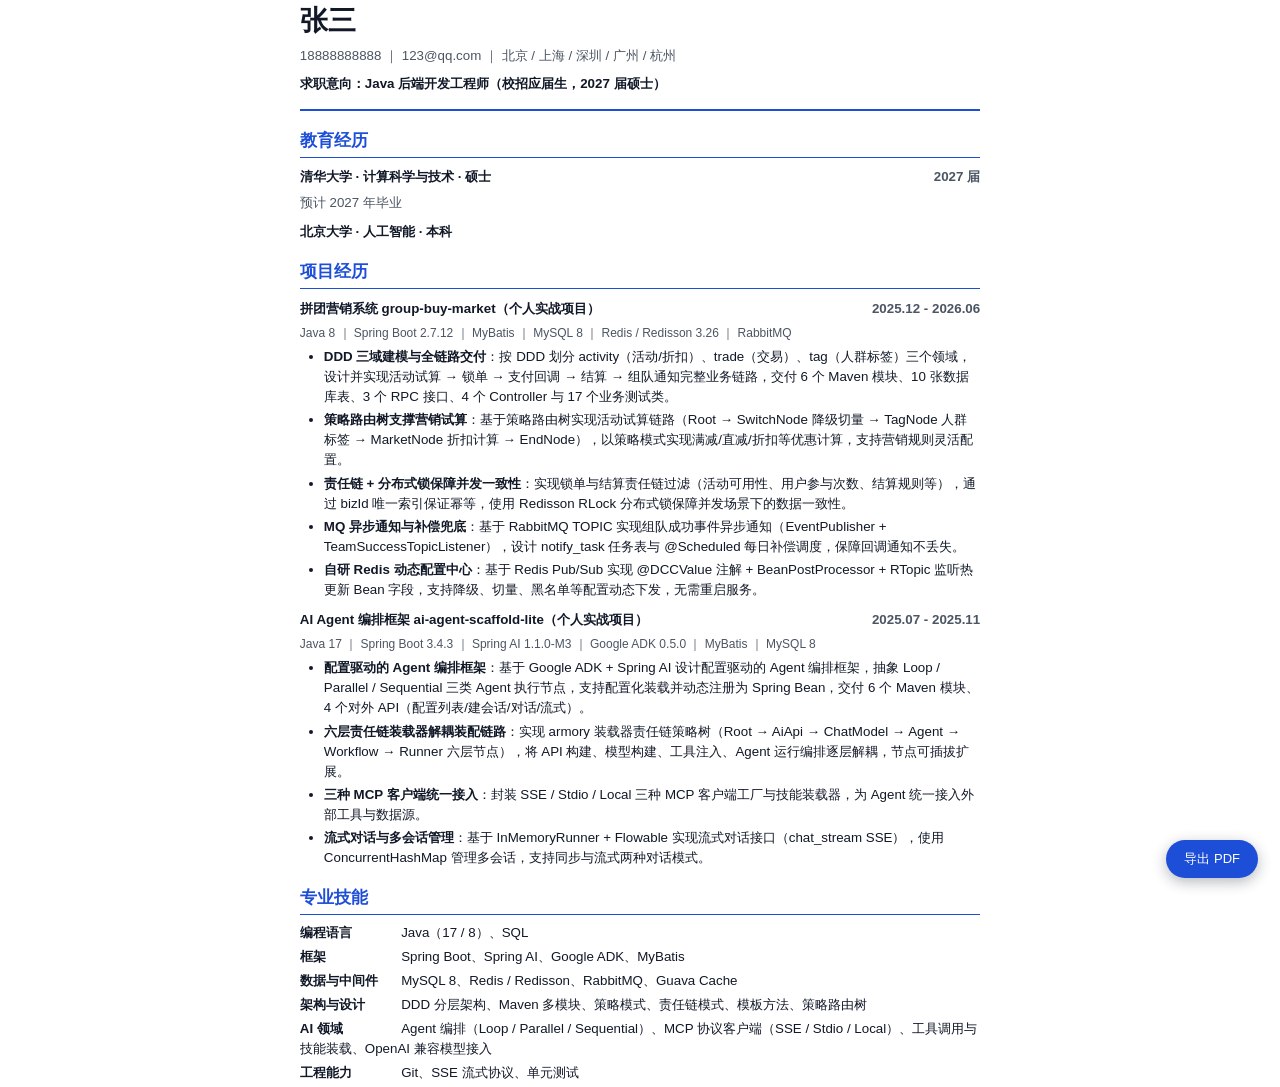
<file: examples/demo-java-backend/简历-ATS.html>
<!DOCTYPE html>
<html lang="zh-CN">
<head>
<meta charset="UTF-8">
<meta name="viewport" content="width=device-width, initial-scale=1.0">
<title>张三 - Java 后端开发工程师</title>
<style>
:root { --ink:#111827; --muted:#4b5563; --line:#d1d5db; --accent:#1d4ed8; }
* { box-sizing:border-box; }
body { margin:0; background:#fff; color:var(--ink); font:10pt/1.5 "Microsoft YaHei","PingFang SC",Arial,sans-serif; }
.page { width:100%; max-width:180mm; margin:0 auto; }
h1 { margin:0; font-size:21pt; letter-spacing:0; }
h2 { margin:13pt 0 6pt; padding-bottom:3pt; border-bottom:1pt solid var(--accent); font-size:12.5pt; color:var(--accent); }
p { margin:4pt 0; }.muted { color:var(--muted); }.header { border-bottom:2pt solid var(--accent); padding-bottom:7pt; }
.meta { margin-top:3pt; color:var(--muted); }.role { margin-top:6pt; font-weight:700; }
.photo-wrap { margin:6pt 0 0; }
.photo-img { width:72pt; height:96pt; object-fit:cover; border:1pt solid var(--line); display:block; }
.item { margin:7pt 0; break-inside:avoid; }.item-title { font-weight:700; }.date { float:right; color:var(--muted); }
ul { margin:4pt 0 0; padding-left:18pt; }li { margin:2.5pt 0; }.stack { color:var(--muted); font-size:9pt; }
.skills p { margin:3pt 0; }.label { display:inline-block; min-width:76pt; font-weight:700; }
.print-btn { position:fixed; right:22px; bottom:22px; z-index:99; background:var(--accent); color:#fff; border:none; border-radius:999px; padding:10px 18px; font-size:13px; cursor:pointer; font-family:inherit; box-shadow:0 4px 14px rgba(15,23,42,.3); }
.print-btn:hover { filter:brightness(1.12); }
@page { size:A4; margin:12mm 14mm; }
@media print { .page{max-width:none}.item,h2{break-inside:avoid;page-break-inside:avoid}.print-btn{display:none !important} }
</style>
</head>
<body>
<button class="print-btn" onclick="window.print()">导出 PDF</button>
<main class="page">
  <header class="header">
    <h1>张三</h1>
    
    <p class="meta">18888888888 ｜ 123@qq.com ｜ 北京 / 上海 / 深圳 / 广州 / 杭州</p>
    <p class="role">求职意向：Java 后端开发工程师（校招应届生，2027 届硕士）</p>
  </header>
  <section><h2>教育经历</h2>
    <div class="item">
      <div class="item-title">清华大学 · 计算科学与技术 · 硕士 <span class="date">2027 届</span></div>
      <p class="muted">预计 2027 年毕业</p>
    </div>
    <div class="item">
      <div class="item-title">北京大学 · 人工智能 · 本科</div>
    </div>
  </section>
  <section><h2>项目经历</h2>
    <div class="item">
      <div class="item-title">拼团营销系统 group-buy-market（个人实战项目）<span class="date">2025.12 - 2026.06</span></div>
      <p class="stack">Java 8 ｜ Spring Boot 2.7.12 ｜ MyBatis ｜ MySQL 8 ｜ Redis / Redisson 3.26 ｜ RabbitMQ</p>
      <ul>
        <li><strong>DDD 三域建模与全链路交付</strong>：按 DDD 划分 activity（活动/折扣）、trade（交易）、tag（人群标签）三个领域，设计并实现活动试算 → 锁单 → 支付回调 → 结算 → 组队通知完整业务链路，交付 6 个 Maven 模块、10 张数据库表、3 个 RPC 接口、4 个 Controller 与 17 个业务测试类。</li>
        <li><strong>策略路由树支撑营销试算</strong>：基于策略路由树实现活动试算链路（Root → SwitchNode 降级切量 → TagNode 人群标签 → MarketNode 折扣计算 → EndNode），以策略模式实现满减/直减/折扣等优惠计算，支持营销规则灵活配置。</li>
        <li><strong>责任链 + 分布式锁保障并发一致性</strong>：实现锁单与结算责任链过滤（活动可用性、用户参与次数、结算规则等），通过 bizId 唯一索引保证幂等，使用 Redisson RLock 分布式锁保障并发场景下的数据一致性。</li>
        <li><strong>MQ 异步通知与补偿兜底</strong>：基于 RabbitMQ TOPIC 实现组队成功事件异步通知（EventPublisher + TeamSuccessTopicListener），设计 notify_task 任务表与 @Scheduled 每日补偿调度，保障回调通知不丢失。</li>
        <li><strong>自研 Redis 动态配置中心</strong>：基于 Redis Pub/Sub 实现 @DCCValue 注解 + BeanPostProcessor + RTopic 监听热更新 Bean 字段，支持降级、切量、黑名单等配置动态下发，无需重启服务。</li>
      </ul>
    </div>
    <div class="item">
      <div class="item-title">AI Agent 编排框架 ai-agent-scaffold-lite（个人实战项目）<span class="date">2025.07 - 2025.11</span></div>
      <p class="stack">Java 17 ｜ Spring Boot 3.4.3 ｜ Spring AI 1.1.0-M3 ｜ Google ADK 0.5.0 ｜ MyBatis ｜ MySQL 8</p>
      <ul>
        <li><strong>配置驱动的 Agent 编排框架</strong>：基于 Google ADK + Spring AI 设计配置驱动的 Agent 编排框架，抽象 Loop / Parallel / Sequential 三类 Agent 执行节点，支持配置化装载并动态注册为 Spring Bean，交付 6 个 Maven 模块、4 个对外 API（配置列表/建会话/对话/流式）。</li>
        <li><strong>六层责任链装载器解耦装配链路</strong>：实现 armory 装载器责任链策略树（Root → AiApi → ChatModel → Agent → Workflow → Runner 六层节点），将 API 构建、模型构建、工具注入、Agent 运行编排逐层解耦，节点可插拔扩展。</li>
        <li><strong>三种 MCP 客户端统一接入</strong>：封装 SSE / Stdio / Local 三种 MCP 客户端工厂与技能装载器，为 Agent 统一接入外部工具与数据源。</li>
        <li><strong>流式对话与多会话管理</strong>：基于 InMemoryRunner + Flowable 实现流式对话接口（chat_stream SSE），使用 ConcurrentHashMap 管理多会话，支持同步与流式两种对话模式。</li>
      </ul>
    </div>
  </section>
  <section class="skills"><h2>专业技能</h2>
    <p><span class="label">编程语言</span>Java（17 / 8）、SQL</p>
    <p><span class="label">框架</span>Spring Boot、Spring AI、Google ADK、MyBatis</p>
    <p><span class="label">数据与中间件</span>MySQL 8、Redis / Redisson、RabbitMQ、Guava Cache</p>
    <p><span class="label">架构与设计</span>DDD 分层架构、Maven 多模块、策略模式、责任链模式、模板方法、策略路由树</p>
    <p><span class="label">AI 领域</span>Agent 编排（Loop / Parallel / Sequential）、MCP 协议客户端（SSE / Stdio / Local）、工具调用与技能装载、OpenAI 兼容模型接入</p>
    <p><span class="label">工程能力</span>Git、SSE 流式协议、单元测试</p>
  </section>
</main>
</body>
</html>
</file>
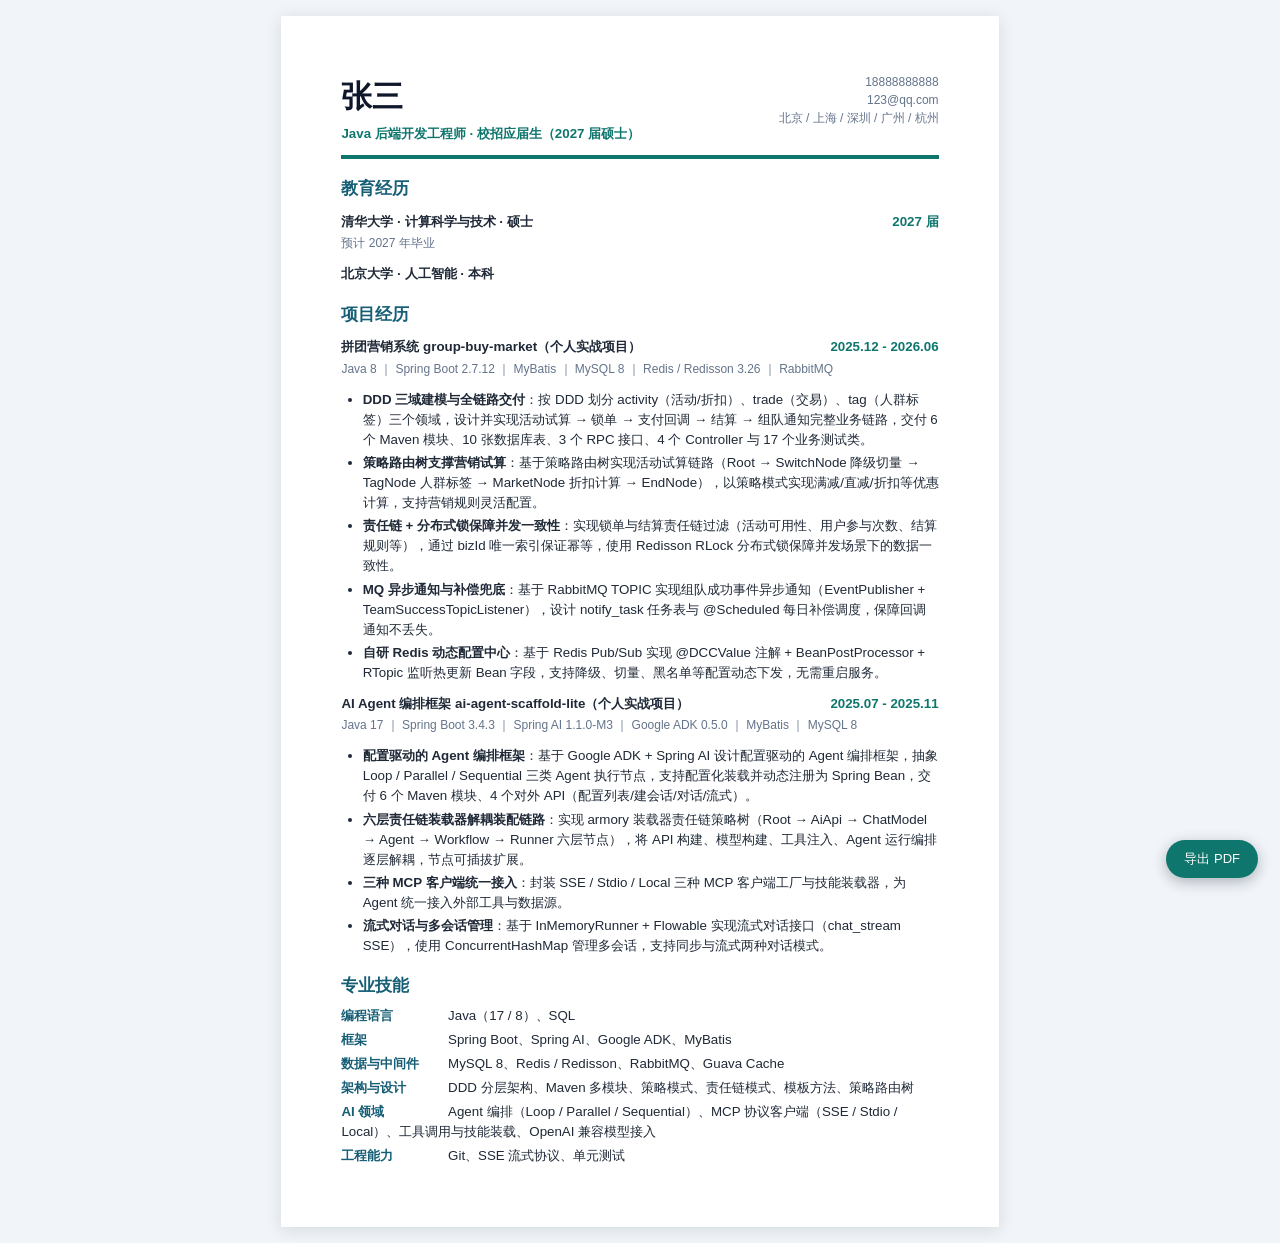
<file: examples/demo-java-backend/简历-现代.html>
<!DOCTYPE html>
<html lang="zh-CN">
<head>
<meta charset="UTF-8">
<meta name="viewport" content="width=device-width, initial-scale=1.0">
<title>张三 - Java 后端开发工程师</title>
<style>
:root { --ink:#1f2937; --muted:#64748b; --blue:#155e75; --teal:#0f766e; --soft:#f0fdfa; --line:#cbd5e1; }
* { box-sizing:border-box; } body { margin:0; background:#f1f5f9; color:var(--ink); font:10pt/1.5 "Microsoft YaHei","PingFang SC",Arial,sans-serif; }
.page { max-width:190mm; margin:12pt auto; padding:15mm 16mm; background:#fff; box-shadow:0 2pt 12pt rgba(15,23,42,.12); }
header { display:flex; justify-content:space-between; gap:16pt; align-items:flex-start; padding:0 0 8pt; border-bottom:3pt solid var(--teal); }
.head-left h1 { margin:0; font-size:23pt; letter-spacing:0; color:#0f172a; }
.head-left .subtitle { margin:4pt 0 0; color:var(--teal); font-weight:700; }
.head-right { display:flex; flex-direction:column; align-items:flex-end; gap:6pt; }
.photo-img { width:92pt; height:120pt; object-fit:cover; border-radius:4pt; border:1pt solid var(--line); display:block; }
.contact { text-align:right; color:var(--muted); font-size:9pt; }
h2 { margin:13pt 0 6pt; font-size:12.5pt; color:var(--blue); letter-spacing:0; }
.summary { padding:7pt 10pt; background:var(--soft); border-left:3pt solid var(--teal); }
.item { margin:8pt 0; break-inside:avoid; }
.item-head { display:flex; justify-content:space-between; gap:12pt; font-weight:700; }
.date { color:var(--teal); white-space:nowrap; }
.stack { margin-top:2pt; color:var(--muted); font-size:9pt; }
ul { margin:4pt 0; padding-left:16pt; } li { margin:2.5pt 0; }
.skill { margin:3pt 0; } .label { color:var(--blue); font-weight:700; display:inline-block; min-width:80pt; }
.print-btn { position:fixed; right:22px; bottom:22px; z-index:99; background:var(--teal); color:#fff; border:none; border-radius:999px; padding:10px 18px; font-size:13px; cursor:pointer; font-family:inherit; box-shadow:0 4px 14px rgba(15,23,42,.3); }
.print-btn:hover { filter:brightness(1.12); }
@page { size:A4; margin:12mm 14mm; }
@media print { body{background:#fff}.page{margin:0;padding:0;box-shadow:none;max-width:none}.print-btn{display:none !important}.item,h2{break-inside:avoid;page-break-inside:avoid} }
</style>
</head>
<body>
<button class="print-btn" onclick="window.print()">导出 PDF</button>
<main class="page">
  <header>
    <div class="head-left"><h1>张三</h1><p class="subtitle">Java 后端开发工程师 · 校招应届生（2027 届硕士）</p></div>
    <div class="head-right">
      
      <div class="contact">18888888888<br>123@qq.com<br>北京 / 上海 / 深圳 / 广州 / 杭州</div>
    </div>
  </header>
  <section><h2>教育经历</h2>
    <div class="item">
      <div class="item-head"><span>清华大学 · 计算科学与技术 · 硕士</span><span class="date">2027 届</span></div>
      <p class="stack">预计 2027 年毕业</p>
    </div>
    <div class="item">
      <div class="item-head"><span>北京大学 · 人工智能 · 本科</span></div>
    </div>
  </section>
  <section><h2>项目经历</h2>
    <div class="item">
      <div class="item-head"><span>拼团营销系统 group-buy-market（个人实战项目）</span><span class="date">2025.12 - 2026.06</span></div>
      <p class="stack">Java 8 ｜ Spring Boot 2.7.12 ｜ MyBatis ｜ MySQL 8 ｜ Redis / Redisson 3.26 ｜ RabbitMQ</p>
      <ul>
        <li><strong>DDD 三域建模与全链路交付</strong>：按 DDD 划分 activity（活动/折扣）、trade（交易）、tag（人群标签）三个领域，设计并实现活动试算 → 锁单 → 支付回调 → 结算 → 组队通知完整业务链路，交付 6 个 Maven 模块、10 张数据库表、3 个 RPC 接口、4 个 Controller 与 17 个业务测试类。</li>
        <li><strong>策略路由树支撑营销试算</strong>：基于策略路由树实现活动试算链路（Root → SwitchNode 降级切量 → TagNode 人群标签 → MarketNode 折扣计算 → EndNode），以策略模式实现满减/直减/折扣等优惠计算，支持营销规则灵活配置。</li>
        <li><strong>责任链 + 分布式锁保障并发一致性</strong>：实现锁单与结算责任链过滤（活动可用性、用户参与次数、结算规则等），通过 bizId 唯一索引保证幂等，使用 Redisson RLock 分布式锁保障并发场景下的数据一致性。</li>
        <li><strong>MQ 异步通知与补偿兜底</strong>：基于 RabbitMQ TOPIC 实现组队成功事件异步通知（EventPublisher + TeamSuccessTopicListener），设计 notify_task 任务表与 @Scheduled 每日补偿调度，保障回调通知不丢失。</li>
        <li><strong>自研 Redis 动态配置中心</strong>：基于 Redis Pub/Sub 实现 @DCCValue 注解 + BeanPostProcessor + RTopic 监听热更新 Bean 字段，支持降级、切量、黑名单等配置动态下发，无需重启服务。</li>
      </ul>
    </div>
    <div class="item">
      <div class="item-head"><span>AI Agent 编排框架 ai-agent-scaffold-lite（个人实战项目）</span><span class="date">2025.07 - 2025.11</span></div>
      <p class="stack">Java 17 ｜ Spring Boot 3.4.3 ｜ Spring AI 1.1.0-M3 ｜ Google ADK 0.5.0 ｜ MyBatis ｜ MySQL 8</p>
      <ul>
        <li><strong>配置驱动的 Agent 编排框架</strong>：基于 Google ADK + Spring AI 设计配置驱动的 Agent 编排框架，抽象 Loop / Parallel / Sequential 三类 Agent 执行节点，支持配置化装载并动态注册为 Spring Bean，交付 6 个 Maven 模块、4 个对外 API（配置列表/建会话/对话/流式）。</li>
        <li><strong>六层责任链装载器解耦装配链路</strong>：实现 armory 装载器责任链策略树（Root → AiApi → ChatModel → Agent → Workflow → Runner 六层节点），将 API 构建、模型构建、工具注入、Agent 运行编排逐层解耦，节点可插拔扩展。</li>
        <li><strong>三种 MCP 客户端统一接入</strong>：封装 SSE / Stdio / Local 三种 MCP 客户端工厂与技能装载器，为 Agent 统一接入外部工具与数据源。</li>
        <li><strong>流式对话与多会话管理</strong>：基于 InMemoryRunner + Flowable 实现流式对话接口（chat_stream SSE），使用 ConcurrentHashMap 管理多会话，支持同步与流式两种对话模式。</li>
      </ul>
    </div>
  </section>
  <section><h2>专业技能</h2>
    <p class="skill"><span class="label">编程语言</span>Java（17 / 8）、SQL</p>
    <p class="skill"><span class="label">框架</span>Spring Boot、Spring AI、Google ADK、MyBatis</p>
    <p class="skill"><span class="label">数据与中间件</span>MySQL 8、Redis / Redisson、RabbitMQ、Guava Cache</p>
    <p class="skill"><span class="label">架构与设计</span>DDD 分层架构、Maven 多模块、策略模式、责任链模式、模板方法、策略路由树</p>
    <p class="skill"><span class="label">AI 领域</span>Agent 编排（Loop / Parallel / Sequential）、MCP 协议客户端（SSE / Stdio / Local）、工具调用与技能装载、OpenAI 兼容模型接入</p>
    <p class="skill"><span class="label">工程能力</span>Git、SSE 流式协议、单元测试</p>
  </section>
</main>
</body>
</html>
</file>
